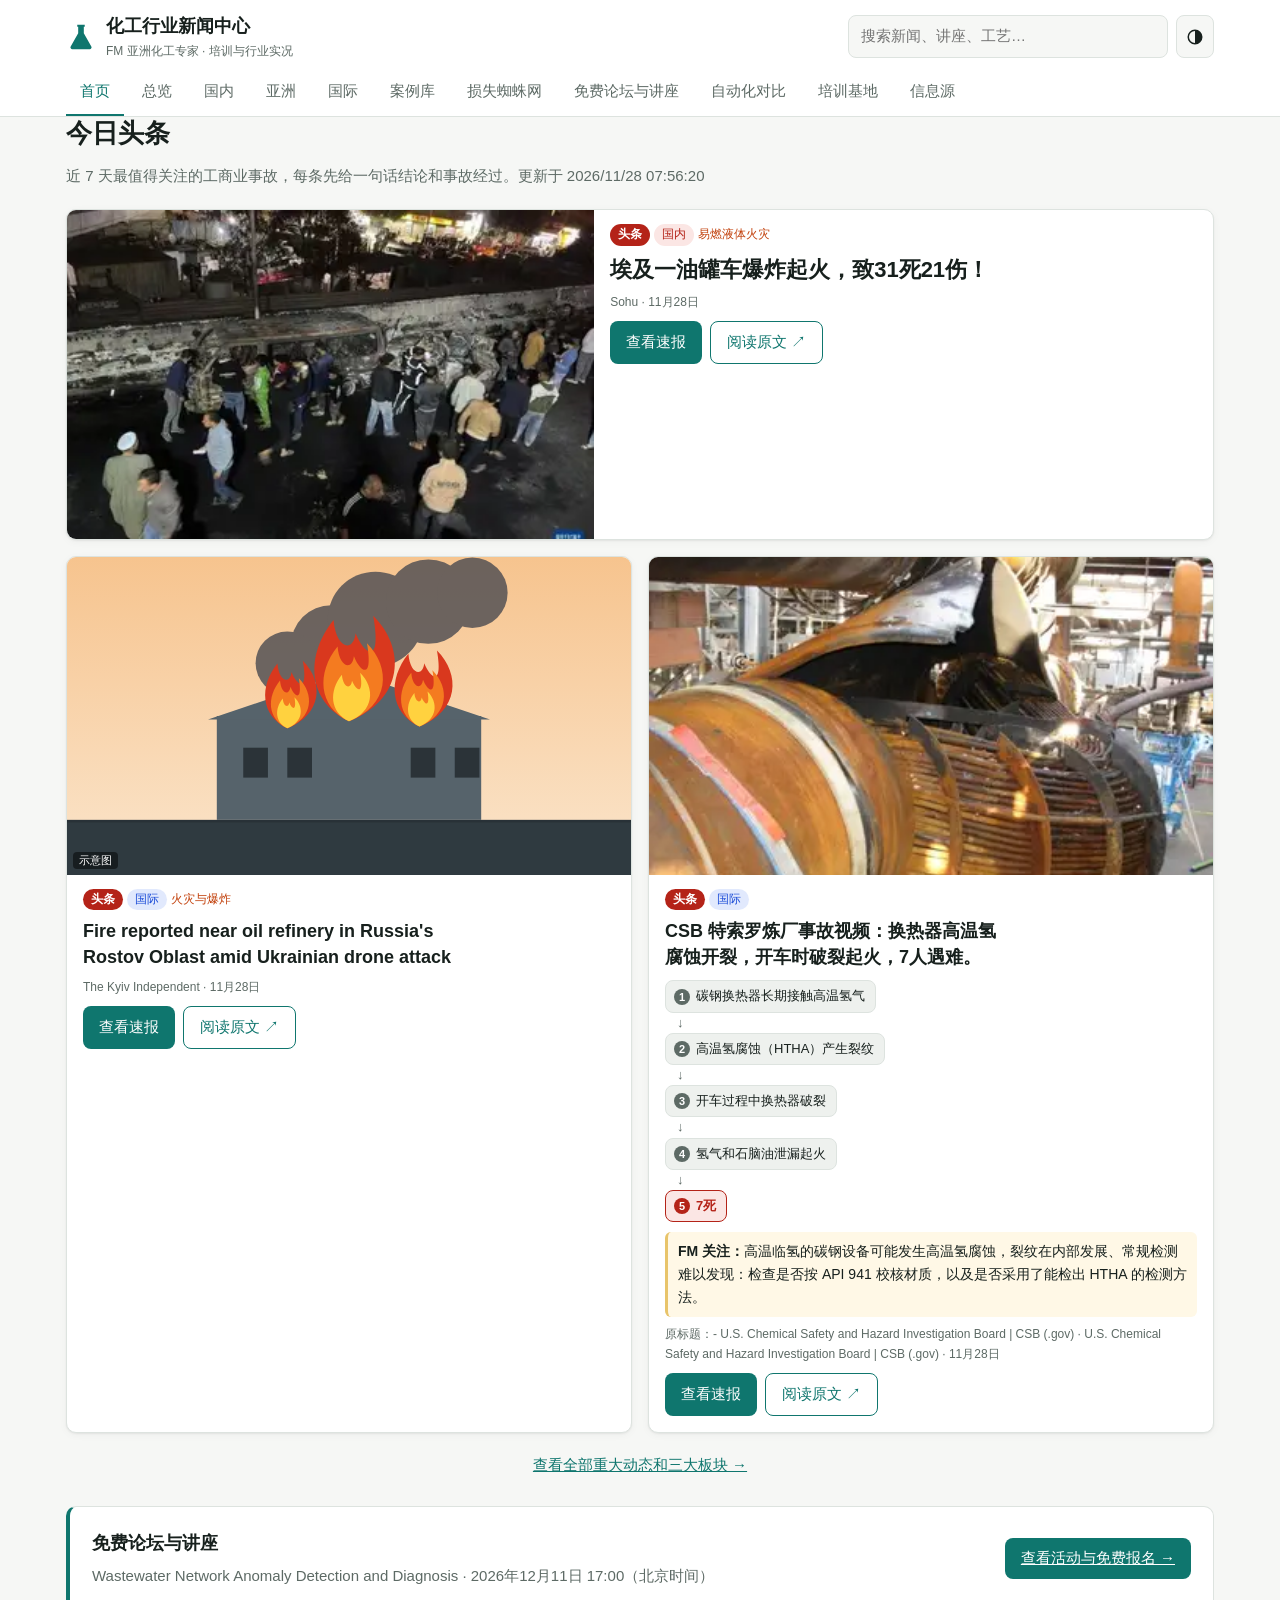
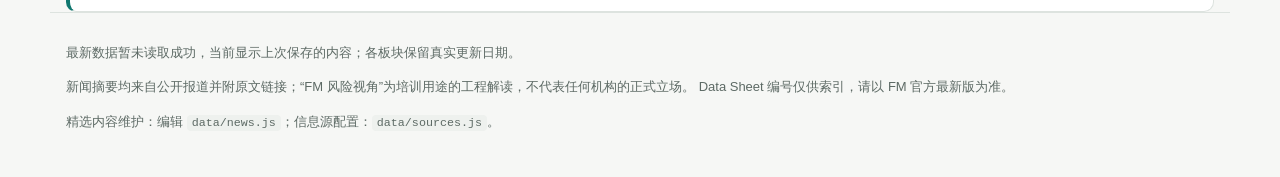
<file: index.html>
<!doctype html>
<html lang="zh-CN">
<head>
<link rel="apple-touch-icon" sizes="180x180" href="/apple-touch-icon.png?v=20261114">
<link rel="icon" type="image/png" href="/apple-touch-icon.png?v=20261114">
<meta name="apple-mobile-web-app-title" content="化工行业新闻中心">
  <meta charset="utf-8" />
  <meta name="viewport" content="width=device-width, initial-scale=1" />
  <title>化工行业新闻中心</title>
  <meta name="description" content="面向 FM 亚洲化工专家的行业资讯与培训基地：国内、亚洲、国际三大板块。" />
  <link rel="icon" href="data:image/svg+xml,%3Csvg xmlns='http://www.w3.org/2000/svg' viewBox='0 0 32 32'%3E%3Cpath d='M12 3h8v2h-1v7l8 14a2 2 0 0 1-2 3H7a2 2 0 0 1-2-3l8-14V5h-1z' fill='%230f766e'/%3E%3C/svg%3E" />
  <link rel="stylesheet" href="assets/style.css" />
  <script>try{var t=localStorage.getItem("theme");if(t)document.documentElement.dataset.theme=t}catch(e){}</script>
  <script defer src="data/news.js"></script>
  <script defer src="data/images.js"></script>
  <script defer src="data/perils.js"></script>
  <script defer src="data/sources.js"></script>
  <script defer src="data/feeds.js"></script>
  <script defer src="data/training.js"></script>
  <script defer src="data/fm-notes.js"></script>
  <script defer src="data/events.js"></script>
  <script defer src="data/events-auto.js"></script>
  <script defer src="data/events-discovered.js"></script>
  <script defer src="data/loss-insights.js"></script>
  <script defer src="assets/loss-model.js"></script>
  <script defer src="assets/loss-ui.js"></script>
  <script defer src="assets/load-daily-data.js"></script>
</head>
<body>
  <header class="site-header">
    <div class="wrap header-inner">
      <a class="brand" href="#/">
        <svg viewBox="0 0 32 32" aria-hidden="true"><path d="M12 3h8v2h-1v7l8 14a2 2 0 0 1-2 3H7a2 2 0 0 1-2-3l8-14V5h-1z" /></svg>
        <span>
          <strong>化工行业新闻中心</strong>
          <small>FM 亚洲化工专家 · 培训与行业实况</small>
        </span>
      </a>
      <div class="header-tools">
        <input id="search" type="search" placeholder="搜索新闻、讲座、工艺…" aria-label="搜索" />
        <button id="theme" class="icon-btn" title="切换深浅色" aria-label="切换深浅色"><svg viewBox="0 0 24 24" aria-hidden="true"><path d="M12 2a10 10 0 1 0 0 20 10 10 0 0 0 0-20zm0 2v16a8 8 0 0 1 0-16z"/></svg></button>
      </div>
    </div>
    <nav class="wrap tabs" id="tabs">
      <a href="#/" data-view="home">首页</a>
      <a href="#/overview" data-view="overview">总览</a>
      <a href="#/cn" data-view="cn">国内</a>
      <a href="#/asia" data-view="asia">亚洲</a>
      <a href="#/intl" data-view="intl">国际</a>
      <a href="#/cases" data-view="cases">案例库</a>
      <a href="#/loss-web/intl-geelong-refinery-2026-04" data-view="loss-web">损失蜘蛛网</a>
      <a href="#/events" data-view="events">免费论坛与讲座</a>
      <a href="#/automation" data-view="automation">自动化对比</a>
      <a href="#/training" data-view="training">培训基地</a>
      <a href="#/sources" data-view="sources">信息源</a>
    </nav>
  </header>

  <main class="wrap" id="app" tabindex="-1">正在加载新闻与活动…</main>

  <footer class="site-footer wrap">
    <p>
      新闻摘要均来自公开报道并附原文链接；“FM 风险视角”为培训用途的工程解读，不代表任何机构的正式立场。
      Data Sheet 编号仅供索引，请以 FM 官方最新版为准。
    </p>
    <p id="footer-update">精选内容维护：编辑 <code>data/news.js</code>；信息源配置：<code>data/sources.js</code>。</p>
  </footer>

</body>
</html>
</file>
<file: assets/style.css>
:root {
  --bg: #f6f7f5;
  --surface: #ffffff;
  --surface-2: #eef1ee;
  --text: #17201d;
  --muted: #5d6a65;
  --border: #dde3df;
  --accent: #0f766e;
  --accent-soft: #d8efeb;
  --cn: #b42318;
  --cn-soft: #fbe6e4;
  --asia: #b54708;
  --asia-soft: #fdeedc;
  --intl: #1d4ed8;
  --intl-soft: #e1e9fd;
  --fm-bg: #fff8e6;
  --p-fire: #c2410c;
  --p-fire-soft: #ffedd5;
  --p-equipment: #4338ca;
  --p-equipment-soft: #e0e7ff;
  --p-natural: #047857;
  --p-natural-soft: #d1fae5;
  --fm-border: #e8c46a;
  --shadow: 0 1px 2px rgba(16, 24, 20, 0.06), 0 2px 8px rgba(16, 24, 20, 0.04);
  --radius: 10px;
  color-scheme: light;
}

@media (prefers-color-scheme: dark) {
  :root:not([data-theme="light"]) {
    --bg: #111615;
    --surface: #181f1d;
    --surface-2: #202826;
    --text: #e6ece9;
    --muted: #9aa8a3;
    --border: #2c3633;
    --accent: #2dd4bf;
    --accent-soft: #16332f;
    --cn: #f97066;
    --cn-soft: #3a1c1a;
    --asia: #fdb022;
    --asia-soft: #3a2a12;
    --intl: #84adff;
    --intl-soft: #1b2645;
    --fm-bg: #2a2413;
    --p-fire: #fb923c;
    --p-fire-soft: #3b2312;
    --p-equipment: #a5b4fc;
    --p-equipment-soft: #22254a;
    --p-natural: #34d399;
    --p-natural-soft: #10322a;
    --fm-border: #7a6528;
    --shadow: none;
    color-scheme: dark;
  }
}
:root[data-theme="dark"] {
  --bg: #111615;
  --surface: #181f1d;
  --surface-2: #202826;
  --text: #e6ece9;
  --muted: #9aa8a3;
  --border: #2c3633;
  --accent: #2dd4bf;
  --accent-soft: #16332f;
  --cn: #f97066;
  --cn-soft: #3a1c1a;
  --asia: #fdb022;
  --asia-soft: #3a2a12;
  --intl: #84adff;
  --intl-soft: #1b2645;
  --fm-bg: #2a2413;
  --p-fire: #fb923c;
  --p-fire-soft: #3b2312;
  --p-equipment: #a5b4fc;
  --p-equipment-soft: #22254a;
  --p-natural: #34d399;
  --p-natural-soft: #10322a;
  --fm-border: #7a6528;
  --shadow: none;
  color-scheme: dark;
}

* { box-sizing: border-box; }
html { -webkit-text-size-adjust: 100%; }
body {
  margin: 0;
  background: var(--bg);
  color: var(--text);
  font: 15px/1.65 -apple-system, BlinkMacSystemFont, "PingFang SC", "Hiragino Sans GB", "Microsoft YaHei", "Noto Sans CJK SC", "Segoe UI", Roboto, sans-serif;
}
a { color: var(--accent); }
code { background: var(--surface-2); padding: 1px 5px; border-radius: 4px; font-size: 0.9em; }
h1, h2, h3, h4 { line-height: 1.3; margin: 0 0 0.5em; }
.wrap { max-width: 1180px; margin: 0 auto; padding: 0 16px; }

/* Header */
.site-header { background: var(--surface); border-bottom: 1px solid var(--border); position: sticky; top: 0; z-index: 10; }
.header-inner { display: flex; align-items: center; justify-content: space-between; gap: 16px; padding-top: 12px; padding-bottom: 8px; flex-wrap: wrap; }
.brand { display: flex; align-items: center; gap: 10px; color: var(--text); text-decoration: none; }
.brand svg { width: 30px; height: 30px; fill: var(--accent); flex: none; }
.brand strong { display: block; font-size: 18px; }
.brand small { display: block; color: var(--muted); font-size: 12px; }
.header-tools { display: flex; gap: 8px; flex: 1; justify-content: flex-end; min-width: 220px; }
#search { flex: 1; max-width: 320px; padding: 8px 12px; border: 1px solid var(--border); border-radius: 8px; background: var(--bg); color: var(--text); font: inherit; }
.icon-btn { border: 1px solid var(--border); background: var(--bg); color: var(--text); border-radius: 8px; width: 38px; cursor: pointer; display: grid; place-items: center; }
.icon-btn svg { width: 18px; height: 18px; fill: currentColor; }
.tabs { display: flex; gap: 4px; overflow-x: auto; scrollbar-width: none; }
.tabs a { padding: 10px 14px; color: var(--muted); text-decoration: none; border-bottom: 2px solid transparent; white-space: nowrap; font-weight: 500; }
.tabs a:hover { color: var(--text); }
.tabs a.active { color: var(--accent); border-bottom-color: var(--accent); }

main { padding-top: 24px; padding-bottom: 40px; outline: none; }
.site-footer { color: var(--muted); font-size: 13px; border-top: 1px solid var(--border); padding-top: 16px; padding-bottom: 32px; }

/* Free online forums and webinar recordings */
.events-teaser { display: flex; justify-content: space-between; align-items: center; gap: 20px; padding: 22px; margin-top: 28px; border: 1px solid var(--border); border-left: 4px solid var(--accent); border-radius: var(--radius); background: var(--surface); }
.events-teaser strong { font-size: 18px; }
.events-teaser p { color: var(--muted); margin: 6px 0 0; }
.events-teaser .btn { flex-shrink: 0; }
.events-note { background: var(--accent-soft); border-radius: var(--radius); padding: 16px 20px; margin-bottom: 20px; }
.events-note p { margin: 5px 0 0; font-size: 13px; }
.events-grid { display: grid; grid-template-columns: repeat(2, minmax(0, 1fr)); gap: 18px; }
.event-card { min-width: 0; background: var(--surface); border: 1px solid var(--border); border-radius: var(--radius); box-shadow: var(--shadow); padding: 22px; display: flex; flex-direction: column; overflow-wrap: anywhere; }
.event-card.event-featured { grid-column: 1 / -1; border-top: 3px solid var(--accent); }
.event-top { display: flex; flex-wrap: wrap; gap: 6px; margin-bottom: 12px; }
.event-free { background: var(--accent-soft); color: var(--accent); }
.event-card h2 { font-size: 20px; margin-bottom: 6px; }
.event-original, .event-organizer { color: var(--muted); font-size: 13px; margin: 0 0 8px; }
.event-summary { margin: 6px 0 16px; }
.event-details { margin: 0 0 12px; font-size: 14px; }
.event-details > div { display: grid; grid-template-columns: 68px minmax(0, 1fr); gap: 8px; padding: 6px 0; border-top: 1px solid var(--border); }
.event-details dt { color: var(--muted); }
.event-details dd { margin: 0; }
.event-card .hint { margin: 0 0 14px; }
.event-actions { display: flex; align-items: center; flex-wrap: wrap; gap: 12px; margin-top: auto; font-size: 13px; padding-top: 8px; }
.event-checked { color: var(--muted); font-size: 12px; margin: 14px 0 0; }
.event-help { margin-top: 24px; }
@media (max-width: 700px) {
  .events-grid { grid-template-columns: 1fr; }
  .events-teaser { align-items: flex-start; flex-direction: column; }
  .event-card { padding: 18px; }
  .event-card h2 { font-size: 18px; }
  .event-details > div { grid-template-columns: 58px minmax(0, 1fr); }
}

/* Sections */
.page-head { margin-bottom: 20px; }
.page-head h1 { font-size: 24px; }
.page-head p { color: var(--muted); margin: 0; max-width: 760px; }
.section { margin-top: 32px; }
.section > h2 { font-size: 18px; display: flex; align-items: baseline; gap: 10px; }
.section > h2 small { font-weight: 400; color: var(--muted); font-size: 13px; }

/* Stats */
.stats { display: grid; grid-template-columns: repeat(auto-fit, minmax(200px, 1fr)); gap: 12px; }
.stat { background: var(--surface); border: 1px solid var(--border); border-radius: var(--radius); padding: 14px 16px; text-decoration: none; color: var(--text); box-shadow: var(--shadow); border-top: 3px solid var(--c, var(--accent)); }
.stat .label { color: var(--muted); font-size: 13px; }
.stat .num { font-size: 28px; font-weight: 700; font-variant-numeric: tabular-nums; }
.stat .sub { font-size: 12px; color: var(--muted); }

/* Region columns */
.columns { display: grid; grid-template-columns: repeat(3, 1fr); gap: 16px; }
@media (max-width: 900px) { .columns { grid-template-columns: 1fr; } }
.col { background: var(--surface); border: 1px solid var(--border); border-radius: var(--radius); padding: 14px 16px; box-shadow: var(--shadow); }
.col h3 { display: flex; justify-content: space-between; align-items: center; font-size: 16px; }
.col h3 a { font-size: 13px; font-weight: 400; }
.mini { list-style: none; padding: 0; margin: 0; }
.mini li { padding: 10px 0; border-top: 1px solid var(--border); }
.mini li:first-child { border-top: 0; }
.mini a { color: var(--text); text-decoration: none; font-weight: 500; }
.mini a:hover { color: var(--accent); }
.mini .meta { font-size: 12px; color: var(--muted); margin-top: 2px; }

/* Badges */
.badge { display: inline-block; font-size: 12px; padding: 1px 8px; border-radius: 999px; background: var(--surface-2); color: var(--muted); white-space: nowrap; }
.badge.r-cn { background: var(--cn-soft); color: var(--cn); }
.badge.r-asia { background: var(--asia-soft); color: var(--asia); }
.badge.r-intl { background: var(--intl-soft); color: var(--intl); }
.badge.c-incident { background: var(--cn-soft); color: var(--cn); }
.badge.c-investigation { background: var(--accent-soft); color: var(--accent); }

/* Filters */
.toolbar { display: flex; flex-wrap: wrap; gap: 8px; align-items: center; margin-bottom: 16px; }
.chip { border: 1px solid var(--border); background: var(--surface); color: var(--text); padding: 5px 12px; border-radius: 999px; cursor: pointer; font: inherit; font-size: 13px; }
.chip.active { background: var(--accent); border-color: var(--accent); color: var(--surface); }
.chip .n { opacity: 0.7; margin-left: 4px; font-variant-numeric: tabular-nums; }

/* Layout with sidebar */
.split { display: grid; grid-template-columns: minmax(0, 1fr) 340px; gap: 24px; align-items: start; }
@media (max-width: 960px) { .split { grid-template-columns: 1fr; } }

/* News cards */
.cards { display: grid; gap: 12px; }
.card { background: var(--surface); border: 1px solid var(--border); border-radius: var(--radius); box-shadow: var(--shadow); overflow: hidden; }
.card > summary { list-style: none; cursor: pointer; padding: 14px 16px; }
.card > summary::-webkit-details-marker { display: none; }
.card .top { display: flex; gap: 6px; flex-wrap: wrap; align-items: center; font-size: 12px; color: var(--muted); margin-bottom: 4px; }
.card h3 { font-size: 16px; margin: 0; }
.card .lead { color: var(--muted); margin: 6px 0 0; display: -webkit-box; -webkit-line-clamp: 2; -webkit-box-orient: vertical; overflow: hidden; }
.card[open] .lead { display: none; }
.card .body { padding: 0 16px 16px; }
.card .body p { margin: 0 0 12px; }
.fm-box { background: var(--fm-bg); border-left: 3px solid var(--fm-border); border-radius: 6px; padding: 10px 14px; margin: 12px 0; }
.fm-box h4 { font-size: 13px; margin: 0 0 4px; }
.fm-box p { margin: 0; }
.discuss { border: 1px dashed var(--border); border-radius: 6px; padding: 8px 12px; margin: 12px 0; font-size: 14px; }
.row { display: flex; gap: 6px; flex-wrap: wrap; align-items: center; margin-top: 8px; font-size: 13px; }
.row .k { color: var(--muted); }
.ds { font-family: ui-monospace, SFMono-Regular, Menlo, Consolas, monospace; font-size: 12px; padding: 1px 7px; border: 1px solid var(--border); border-radius: 4px; background: var(--surface-2); color: var(--text); text-decoration: none; }
.sources a { margin-right: 10px; }
.empty { color: var(--muted); padding: 24px; text-align: center; background: var(--surface); border: 1px dashed var(--border); border-radius: var(--radius); }

/* Sidebar feed */
.panel { background: var(--surface); border: 1px solid var(--border); border-radius: var(--radius); padding: 14px 16px; box-shadow: var(--shadow); }
.panel h3 { font-size: 15px; margin-bottom: 4px; }
.panel .hint { font-size: 12px; color: var(--muted); margin: 0 0 8px; }
.feed { list-style: none; margin: 0; padding: 0; }
.feed li { padding: 8px 0; border-top: 1px solid var(--border); font-size: 14px; }
.feed li:first-child { border-top: 0; }
.feed a { color: var(--text); text-decoration: none; }
.feed a:hover { color: var(--accent); }
.feed .meta { font-size: 12px; color: var(--muted); }

/* Training */
.levels { display: grid; grid-template-columns: repeat(3, 1fr); gap: 16px; }
@media (max-width: 900px) { .levels { grid-template-columns: 1fr; } }
.level { background: var(--surface); border: 1px solid var(--border); border-radius: var(--radius); padding: 16px; box-shadow: var(--shadow); }
.level h3 { color: var(--accent); font-size: 17px; }
.level .goal { color: var(--muted); font-size: 13px; margin-bottom: 8px; }
.level h4 { font-size: 14px; margin: 12px 0 4px; }
.level ul { margin: 0; padding-left: 18px; font-size: 14px; }
.table-wrap { overflow-x: auto; background: var(--surface); border: 1px solid var(--border); border-radius: var(--radius); }
table { border-collapse: collapse; width: 100%; font-size: 14px; }
th, td { text-align: left; padding: 8px 12px; border-bottom: 1px solid var(--border); vertical-align: top; }
th { background: var(--surface-2); font-weight: 600; white-space: nowrap; }
tr:last-child td { border-bottom: 0; }
td.mono { font-family: ui-monospace, SFMono-Regular, Menlo, Consolas, monospace; white-space: nowrap; }
.regs { display: grid; grid-template-columns: repeat(auto-fit, minmax(260px, 1fr)); gap: 12px; }
.regs .panel ul { margin: 0; padding-left: 18px; font-size: 14px; }

/* Quiz */
.quiz { display: grid; gap: 12px; }
.q { background: var(--surface); border: 1px solid var(--border); border-radius: var(--radius); padding: 14px 16px; }
.q p { margin: 0 0 8px; font-weight: 600; }
.q label { display: block; padding: 6px 10px; border-radius: 6px; cursor: pointer; border: 1px solid transparent; }
.q label:hover { background: var(--surface-2); }
.q label.right { border-color: var(--accent); background: var(--accent-soft); }
.q label.wrong { border-color: var(--cn); background: var(--cn-soft); }
.q .explain { font-size: 14px; color: var(--muted); margin-top: 8px; display: none; }
.q.done .explain { display: block; }
.score { font-weight: 600; margin-top: 12px; }
.btn { background: var(--accent); color: var(--surface); border: 0; padding: 8px 16px; border-radius: 8px; font: inherit; cursor: pointer; }

@media (max-width: 600px) {
  .brand small { display: none; }
  .header-tools { min-width: 0; flex-basis: 100%; }
  #search { max-width: none; }
}

/* Major / source badges */
.badge.major { background: var(--cn); color: var(--surface); font-weight: 600; }
.badge.ok { background: var(--accent-soft); color: var(--accent); }
.badge.tier-A { background: var(--accent-soft); color: var(--accent); }
.badge.tier-B { background: var(--intl-soft); color: var(--intl); }
.feed li.is-major a { font-weight: 600; }
.panel .toolbar { margin: 4px 0 4px; }
.panel.note ul { margin: 0; padding-left: 18px; font-size: 14px; }
.panel.note li { margin-bottom: 4px; }

/* News photos */
.card > summary.has-thumb { display: grid; grid-template-columns: minmax(0, 1fr) 168px; gap: 14px; align-items: start; }
.card .sum-text { min-width: 0; }
.card .thumb { width: 168px; aspect-ratio: 3 / 2; object-fit: cover; border-radius: 6px; background: var(--surface-2); display: block; }
.card[open] .thumb { display: none; }
.card[open] > summary.has-thumb { grid-template-columns: minmax(0, 1fr); }
.photo { margin: 0 0 14px; }
.photo img { width: 100%; max-height: 460px; object-fit: cover; border-radius: 8px; background: var(--surface-2); display: block; }
.photo figcaption { font-size: 12px; color: var(--muted); margin-top: 6px; }
.no-photo { font-size: 12px; color: var(--muted); }
.mini li.has-thumb { display: grid; grid-template-columns: 64px minmax(0, 1fr); gap: 10px; align-items: start; }
.mini-thumb { width: 64px; height: 44px; object-fit: cover; border-radius: 4px; background: var(--surface-2); display: block; flex: none; }
.case-title { display: flex; gap: 10px; align-items: flex-start; min-width: 220px; }
@media (max-width: 600px) {
  .card > summary.has-thumb { grid-template-columns: minmax(0, 1fr) 96px; gap: 10px; }
  .card .thumb { width: 96px; }
}

/* Perils (FM risk categories) */
.p-fire { --pc: var(--p-fire); --pcs: var(--p-fire-soft); }
.p-equipment { --pc: var(--p-equipment); --pcs: var(--p-equipment-soft); }
.p-natural { --pc: var(--p-natural); --pcs: var(--p-natural-soft); }
.peril-grid { display: grid; grid-template-columns: repeat(3, minmax(0, 1fr)); gap: 12px; }
@media (max-width: 900px) { .peril-grid { grid-template-columns: 1fr; } }
.peril-tile { background: var(--surface); border: 1px solid var(--border); border-radius: var(--radius); box-shadow: var(--shadow); overflow: hidden; display: flex; flex-direction: column; }
.peril-head { display: grid; gap: 2px; padding: 14px 16px 12px; background: var(--pcs); color: var(--text); text-decoration: none; }
.peril-head:hover .peril-name, .peril-head:focus-visible .peril-name { text-decoration: underline; }
.peril-en { font-size: 11px; letter-spacing: 0.08em; text-transform: uppercase; color: var(--pc); font-weight: 600; }
.peril-name { font-size: 20px; font-weight: 700; color: var(--pc); }
.peril-count { font-size: 13px; color: var(--muted); font-variant-numeric: tabular-nums; }
.peril-count b { color: var(--text); font-size: 15px; }
.subs { display: flex; flex-wrap: wrap; gap: 6px; padding: 12px 16px 14px; }
.subs .sub { font-size: 13px; padding: 3px 10px; border: 1px solid var(--border); border-radius: 999px; color: var(--text); text-decoration: none; background: var(--surface); }
.subs .sub:hover { border-color: var(--pc); color: var(--pc); }
.subs .sub .n { color: var(--muted); margin-left: 4px; font-variant-numeric: tabular-nums; }
.causes { display: flex; flex-wrap: wrap; gap: 4px; margin-top: 6px; }
a.peril { font-size: 12px; padding: 1px 8px; border-radius: 4px; text-decoration: none; color: var(--pc); background: var(--surface); border: 1px solid var(--pcs); white-space: nowrap; }
a.peril.primary { background: var(--pcs); border-color: var(--pc); font-weight: 600; }
a.peril:hover { border-color: var(--pc); }
.peril-page { border-left: 4px solid var(--pc); padding-left: 14px; }
.peril-page h1 { color: var(--pc); }
.peril-page .row { margin-top: 6px; }
.peril-role { font-size: 12px; color: var(--muted); margin: 6px 0 -6px 2px; }
a.chip { text-decoration: none; display: inline-block; }
.subs .sub.zero { opacity: 0.55; }

/* 定位到某条新闻或 Data Sheet 时，为吸顶导航留出空间 */
.card, #ds-hl { scroll-margin-top: 140px; }

/* 重大动态卡片 */
.major-grid { display: grid; grid-template-columns: repeat(3, minmax(0, 1fr)); gap: 12px; }
@media (max-width: 900px) { .major-grid { grid-template-columns: repeat(2, minmax(0, 1fr)); } }
.major-card { display: flex; flex-direction: column; background: var(--surface); border: 1px solid var(--border); border-radius: var(--radius); overflow: hidden; color: var(--text); text-decoration: none; box-shadow: var(--shadow); }
.major-card:hover h3, .major-card:focus-visible h3 { color: var(--accent); }
.mc-media { position: relative; aspect-ratio: 16 / 10; background: var(--surface-2); overflow: hidden; }
.mc-media img { width: 100%; height: 100%; object-fit: cover; display: block; }
.mc-media .ph-label { display: none; }
.mc-media.noimg { display: grid; place-items: center; background: var(--pcs, var(--surface-2)); }
.mc-media.noimg .ph-label { display: block; font-weight: 700; font-size: 15px; color: var(--pc, var(--muted)); letter-spacing: 0.04em; }
.mc-body { padding: 10px 12px 12px; display: grid; gap: 4px; min-width: 0; }
.mc-top { display: flex; flex-wrap: wrap; gap: 4px; align-items: center; }
.mc-cause { font-size: 12px; color: var(--pc, var(--muted)); }
.major-card h3 { font-size: 15px; margin: 0; line-height: 1.45; display: -webkit-box; -webkit-line-clamp: 3; -webkit-box-orient: vertical; overflow: hidden; }
.major-card .meta { font-size: 12px; color: var(--muted); }

/* 手机：重大动态放最前，分类与统计后移；重大动态改为左图右文的紧凑列表 */
@media (max-width: 700px) {
  .home { display: flex; flex-direction: column; }
  .home > .h-head { display: none; }
  .home > .h-major { order: 1; }
  .home > .h-boards { order: 2; }
  .home > .h-case { order: 3; }
  .home > .h-perils { order: 4; }
  .home > .h-stats { order: 5; margin-top: 32px; }
  .home > .h-major > .section { margin-top: 0; }
  .major-grid { grid-template-columns: 1fr; gap: 8px; }
  .major-card { flex-direction: row; }
  .mc-media { width: 112px; height: 84px; flex: none; aspect-ratio: auto; margin: 10px 0 10px 10px; border-radius: 6px; align-self: flex-start; }
  .mc-body { padding: 8px 10px; }
  .section > h2 { flex-wrap: wrap; row-gap: 2px; }
  .section > h2 small { flex-basis: 100%; }
  .mc-media.noimg .ph-label { font-size: 12px; padding: 0 6px; text-align: center; }
  .major-card h3 { font-size: 14px; }
  .stats { grid-template-columns: repeat(2, minmax(0, 1fr)); gap: 8px; }
  .stat { padding: 10px 12px; }
  .stat .num { font-size: 22px; }
}

/* 重大动态卡片为按钮：重置按钮样式 */
button.major-card { font: inherit; text-align: left; padding: 0; cursor: pointer; width: 100%; }
button.major-card:focus-visible { outline: 2px solid var(--accent); outline-offset: 2px; }

/* 重大动态弹窗 */
.news-dialog { border: 0; padding: 0; border-radius: 14px; width: min(640px, calc(100vw - 32px)); max-height: calc(100vh - 48px); background: var(--surface); color: var(--text); box-shadow: 0 20px 60px rgba(0, 0, 0, 0.35); }
.news-dialog::backdrop { background: rgba(10, 16, 14, 0.55); }
.nd-inner { position: relative; }
.nd-close { position: absolute; top: 10px; right: 10px; z-index: 2; width: 34px; height: 34px; border-radius: 50%; border: 0; background: rgba(0, 0, 0, 0.55); color: #fff; font-size: 20px; line-height: 1; cursor: pointer; }
.nd-media { aspect-ratio: 16 / 9; }
.nd-body { padding: 14px 18px 18px; display: grid; gap: 6px; }
.nd-body h2 { font-size: 18px; margin: 4px 0 0; text-wrap: balance; }
.nd-body h3 { font-size: 14px; margin: 10px 0 0; color: var(--muted); }
.nd-body p { margin: 0; }
.nd-body .fm-box ul { margin: 4px 0 0; padding-left: 18px; }
.nd-body .fm-box li { margin-bottom: 4px; }
.nd-note { font-size: 12px; color: var(--muted); margin-top: 4px !important; }
.nd-empty { color: var(--muted); }
.nd-actions { display: flex; flex-wrap: wrap; gap: 8px; margin-top: 8px; }
.nd-actions .btn { text-decoration: none; display: inline-block; }
.btn.ghost { background: transparent; color: var(--accent); border: 1px solid var(--accent); }
@media (max-width: 700px) {
  .news-dialog { width: 100vw; max-width: 100vw; max-height: 92vh; margin: auto 0 0; border-radius: 16px 16px 0 0; }
  .nd-body { padding: 12px 16px calc(16px + env(safe-area-inset-bottom, 0px)); }
  .news-dialog .nd-media { width: auto; height: auto; margin: 0; border-radius: 0; aspect-ratio: 16 / 9; align-self: auto; }
}

/* 报告要点 */
.badge.report { background: var(--intl-soft); color: var(--intl); font-weight: 600; }
.report-box { border: 1px solid var(--border); border-left: 3px solid var(--intl); border-radius: 6px; padding: 10px 14px; margin: 12px 0; background: var(--surface); }
.report-box h4 { font-size: 14px; margin: 0 0 4px; display: flex; align-items: center; gap: 8px; flex-wrap: wrap; }
.report-box .rb-type { font-size: 12px; font-weight: 500; color: var(--intl); }
.report-box .rb-meta { font-size: 12px; color: var(--muted); margin-bottom: 6px; }
.report-box .rb-impact { margin: 6px 0 !important; font-size: 14px; }
.report-box h5 { font-size: 13px; margin: 10px 0 2px; }
.report-box ul { margin: 0; padding-left: 18px; font-size: 14px; }
.report-box li { margin-bottom: 4px; }
.report-box .rb-link { display: inline-block; margin-top: 8px; font-size: 13px; }

/* 示意图标注：没有现场照片时显示的起因插图 */
.art-tag { position: absolute; left: 6px; bottom: 6px; font-size: 11px; line-height: 1; padding: 3px 6px; border-radius: 4px; background: rgba(0, 0, 0, 0.5); color: #fff; }
.major-card .meta .orig { display: block; color: var(--muted); white-space: nowrap; overflow: hidden; text-overflow: ellipsis; }

/* 一句话总结与事故经过流程图 */
.nd-brief { font-size: 16px; font-weight: 600; line-height: 1.55; margin: 6px 0 2px !important; }
.flow { list-style: none; margin: 8px 0; padding: 0; display: flex; flex-wrap: wrap; align-items: stretch; gap: 6px 0; counter-reset: step; }
.flow li { display: flex; align-items: center; font-size: 13px; line-height: 1.4; }
.flow li span { background: var(--pcs, var(--surface-2)); border: 1px solid var(--border); border-radius: 8px; padding: 6px 10px; }
.flow li:not(:last-child)::after { content: "→"; color: var(--pc, var(--muted)); font-weight: 700; padding: 0 6px; }
.flow li.end span { background: var(--cn-soft); border-color: var(--cn); color: var(--cn); font-weight: 600; }
/* 竖排：弹窗、手机和窄卡片 */
.flow.v { flex-direction: column; align-items: flex-start; gap: 0; }
.flow.v li { flex-direction: column; align-items: flex-start; }
.flow.v li span { position: relative; padding-left: 30px; counter-increment: step; }
.flow.v li span::before { content: counter(step); position: absolute; left: 8px; top: 50%; transform: translateY(-50%); width: 16px; height: 16px; border-radius: 50%; background: var(--pc, var(--muted)); color: var(--surface); font-size: 11px; line-height: 16px; text-align: center; font-weight: 700; }
.flow.v li.end span::before { background: var(--cn); }
.flow.v li:not(:last-child)::after { content: "↓"; padding: 1px 0 1px 12px; }
@media (max-width: 700px) {
  .flow:not(.v) { flex-direction: column; align-items: flex-start; gap: 0; }
  .flow:not(.v) li { flex-direction: column; align-items: flex-start; }
  .flow:not(.v) li:not(:last-child)::after { content: "↓"; padding: 1px 0 1px 12px; }
  .flow:not(.v) li span { position: relative; padding-left: 30px; counter-increment: step; }
  .flow:not(.v) li span::before { content: counter(step); position: absolute; left: 8px; top: 50%; transform: translateY(-50%); width: 16px; height: 16px; border-radius: 50%; background: var(--pc, var(--muted)); color: var(--surface); font-size: 11px; line-height: 16px; text-align: center; font-weight: 700; }
  .flow:not(.v) li.end span::before { background: var(--cn); }
}
.nd-detail { border-top: 1px solid var(--border); padding-top: 6px; margin-top: 4px; }
.nd-detail > summary { cursor: pointer; font-size: 13px; color: var(--muted); list-style-position: inside; }
.nd-detail > p { margin: 6px 0 0; }
.card .body .nd-brief { margin-top: 0 !important; }

/* 首页头条 */
.front .page-head h1 { font-size: 26px; }
.headlines { display: grid; grid-template-columns: repeat(2, minmax(0, 1fr)); gap: 16px; }
.headline { background: var(--surface); border: 1px solid var(--border); border-radius: var(--radius); box-shadow: var(--shadow); overflow: hidden; display: flex; flex-direction: column; }
.headline.big { grid-column: 1 / -1; flex-direction: row; }
.headline .hl-media { border: 0; padding: 0; cursor: pointer; display: block; width: 100%; aspect-ratio: 16 / 9; }
.headline.big .hl-media { width: 46%; flex: none; aspect-ratio: auto; min-height: 280px; }
.hl-body { padding: 14px 16px 16px; display: grid; gap: 8px; align-content: start; min-width: 0; }
.headline h2 { font-size: 18px; line-height: 1.45; margin: 0; text-wrap: balance; }
.headline.big h2 { font-size: 22px; }
.headline .flow { margin: 2px 0; }
.hl-point { margin: 0; font-size: 14px; background: var(--fm-bg); border-left: 3px solid var(--fm-border); border-radius: 6px; padding: 8px 10px; }
.headline .meta { font-size: 12px; color: var(--muted); }
.hl-count { font-size: 12px; color: var(--muted); }
.headline .nd-actions { margin-top: 0; }
.front-more { margin: 20px 0 0; text-align: center; }
@media (max-width: 800px) {
  .headlines { grid-template-columns: 1fr; }
  .headline.big { flex-direction: column; }
  .headline.big .hl-media { width: 100%; min-height: 0; aspect-ratio: 16 / 9; }
  .headline.big h2 { font-size: 19px; }
}
@media (max-width: 700px) {
  .headline .hl-media.mc-media { width: 100%; height: auto; margin: 0; border-radius: 0; aspect-ratio: 16 / 9; align-self: auto; }
}
/* 不换行的原标题不能撑宽卡片 */
.mc-body, .hl-body { grid-template-columns: minmax(0, 1fr); }
.mc-body { flex: 1; }
.nd-body > .meta { font-size: 13px; color: var(--muted); }
.photo.art .mc-media { width: 100%; height: auto; margin: 0; aspect-ratio: 16 / 9; border-radius: 8px; align-self: auto; }

/* Source-backed loss insights and case network */
.loss-insights { margin: 0 0 24px; padding: 20px; border: 1px solid var(--border); border-radius: var(--radius); background: var(--surface); }
.loss-heading { display: flex; align-items: baseline; justify-content: space-between; flex-wrap: wrap; gap: 8px; }
.loss-heading h4 { font-size: 19px; }
.loss-heading > span { color: var(--muted); font-size: 12px; }
.loss-brief { padding: 14px 16px; background: var(--accent-soft); border-radius: 8px; font-size: 16px; }
.loss-brief strong { display: block; margin-bottom: 5px; font-size: 12px; color: var(--accent); }
.loss-status { display: inline-block; font-size: 11px; font-weight: 400; line-height: 1.5; padding: 1px 6px; border-radius: 4px; background: var(--surface-2); color: var(--muted); }
.loss-status.confirmed { background: var(--accent-soft); color: var(--accent); }
.loss-status.preliminary, .loss-status.analysis { background: var(--fm-bg); color: var(--text); border: 1px solid var(--fm-border); }
.loss-facts { margin: 16px 0; }
.loss-fact { padding: 12px 0; border-bottom: 1px solid var(--border); display: grid; grid-template-columns: 150px minmax(0,1fr); gap: 14px; }
.loss-fact dt { font-weight: 600; }
.loss-fact dt .loss-status { display: table; margin-top: 5px; }
.loss-fact dd { margin: 0; overflow-wrap: anywhere; }
.loss-fact small, .loss-amounts small, .loss-timeline small { display: block; margin-top: 6px; color: var(--muted); font-size: 12px; }
.loss-fact small a { text-decoration: none; }
.loss-amounts { display: grid; grid-template-columns: repeat(auto-fit,minmax(220px,1fr)); gap: 12px; margin: 18px 0; }
.loss-amounts > div { padding: 16px; border: 1px solid var(--border); border-left: 3px solid var(--accent); border-radius: 8px; background: var(--surface-2); }
.loss-amounts strong { display: block; margin-top: 6px; font-size: 24px; font-variant-numeric: tabular-nums; }
.loss-timeline { margin: 18px 0; }
.loss-timeline summary, .loss-insights > details > summary { cursor: pointer; font-weight: 600; }
.loss-timeline ol { padding-left: 20px; }
.loss-timeline li { padding: 8px 0; }
.loss-timeline time { color: var(--accent); font-weight: 600; }
.loss-analysis { padding: 16px; background: var(--fm-bg); border-radius: 8px; margin: 20px 0; }
.loss-analysis ul { margin-bottom: 0; padding-left: 20px; }
.loss-related { margin: 24px 0 0; }
.loss-related ol { padding-left: 22px; }
.loss-related li { padding: 10px 0; border-bottom: 1px solid var(--border); }
.loss-related li > a { font-weight: 600; }
.loss-related p { margin: 6px 0; }
.loss-related small { color: var(--muted); }
.loss-web-layout { display: grid; grid-template-columns: minmax(0,1.5fr) minmax(340px,1fr); gap: 24px; align-items: start; }
.loss-web-chart { min-width: 0; padding: 20px; border: 1px solid var(--border); border-radius: var(--radius); background: var(--surface); }
.loss-web-layout > div { min-width: 0; }
.loss-web-canvas { overflow-x: auto; margin: 14px -10px; border: 1px solid var(--border); border-radius: 10px; background: var(--bg); }
.loss-web-canvas svg { width: 100%; min-width: 680px; display: block; }
.loss-web-canvas.compact svg { min-width: 0; }
.loss-web-canvas text { fill: var(--text); font-size: 17px; font-weight: 600; text-anchor: middle; pointer-events: none; }
.loss-web-canvas text.sub { font-size: 13px; font-weight: 400; fill: var(--muted); }
.loss-web-canvas a { outline-offset: 3px; }
.loss-node rect { fill: var(--surface); stroke: var(--border); stroke-width: 2; }
.loss-node.unknown rect { stroke-dasharray: 5 4; }
.loss-node.preliminary rect { stroke: var(--fm-border); }
.loss-node.selected rect, .loss-node:hover rect { stroke: var(--accent); stroke-width: 3; }
.loss-center rect { fill: var(--accent-soft); stroke: var(--accent); stroke-width: 2; }
.loss-case rect { fill: var(--surface); stroke-width: 2; }
.loss-case.case-0 rect { stroke: var(--accent); }
.loss-case.case-1 rect { stroke: var(--intl); }
.loss-case.case-2 rect { stroke: var(--asia); }
.loss-spoke { stroke: var(--border); stroke-width: 2; }
.loss-spoke.unknown { stroke-dasharray: 5 5; }
.loss-edge { stroke-width: 2; fill: none; opacity: 0.65; }
.loss-edge.case-0 { stroke: var(--accent); }
.loss-edge.case-1 { stroke: var(--intl); }
.loss-edge.case-2 { stroke: var(--asia); }
.loss-web-canvas .muted { opacity: 0.12; }
@media (max-width: 1100px) { .loss-web-layout { grid-template-columns: minmax(0,1fr); } }
@media (max-width: 600px) {
  .loss-insights, .loss-web-chart { padding: 14px; }
  .loss-fact { grid-template-columns: 1fr; gap: 5px; }
  .loss-fact dt .loss-status { display: inline-block; margin-left: 5px; margin-top: 0; }
  .loss-amounts { grid-template-columns: 1fr; }
  .loss-heading > span { font-size: 11px; }
}
</file>
